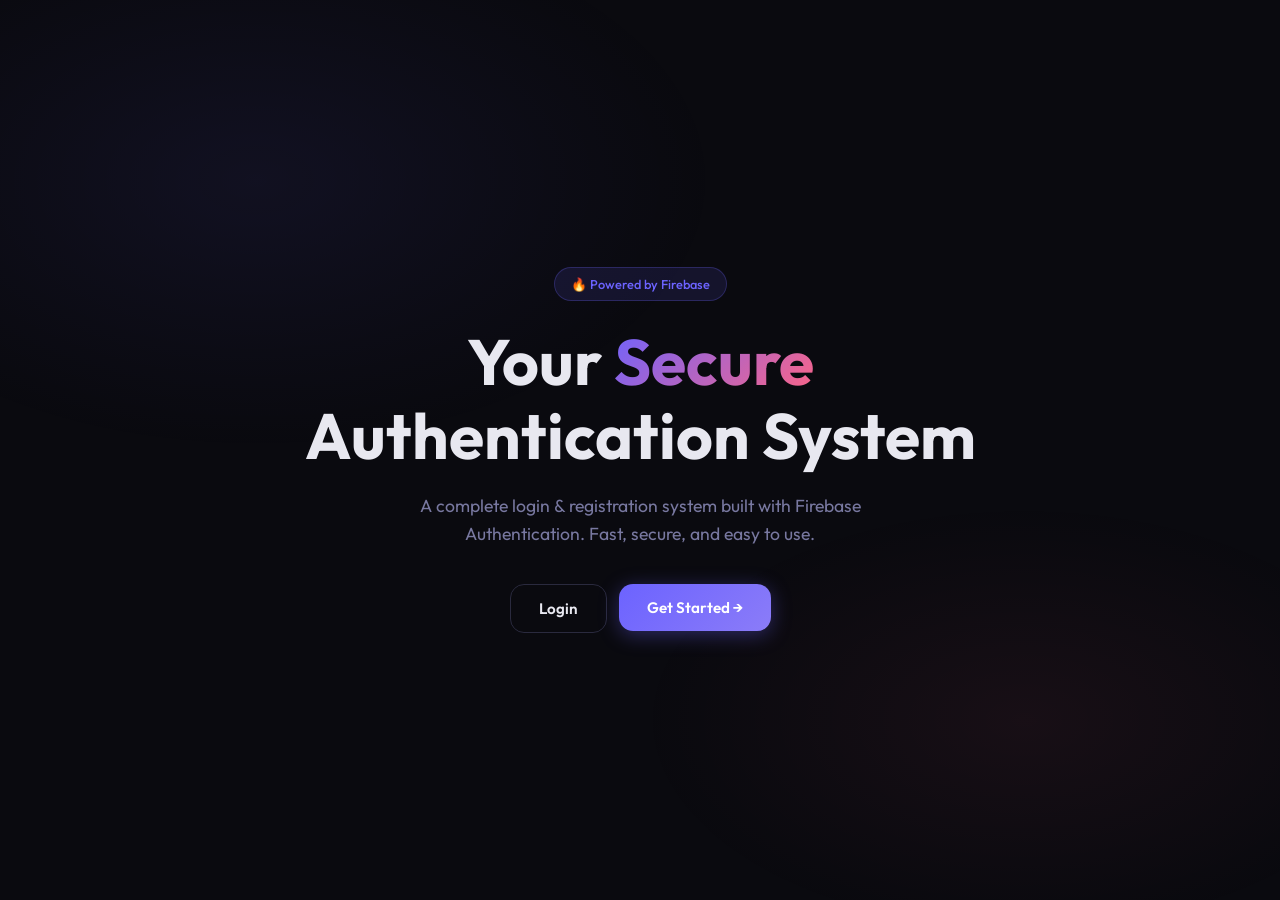
<file: index.html>
<!DOCTYPE html>
<html lang="en">
<head>
  <meta charset="UTF-8" />
  <meta name="viewport" content="width=device-width, initial-scale=1.0" />
  <title>MyApp — Home</title>
  <link rel="stylesheet" href="css/style.css" />
</head>
<body>

  <!-- Yeh landing page ka main wrapper hai -->
  <div class="landing-wrapper">

    <!-- Upar chhota sa badge dikhata hai -->
    <div class="landing-badge">🔥 Powered by Firebase</div>

    <!-- Bari heading — span wala hissa colored hoga CSS se -->
    <h1>Your <span>Secure</span><br/>Authentication System</h1>

    <!-- Chhoti description -->
    <p>
      A complete login & registration system built with Firebase Authentication.
      Fast, secure, and easy to use.
    </p>

    <!-- Do buttons — Login aur Register ke liye -->
    <div class="landing-btns">
      <a href="login.html">
        <button class="btn btn-outline">Login</button>
      </a>
      <a href="register.html">
        <button class="btn btn-filled">Get Started →</button>
      </a>
    </div>

  </div>

</body>
</html>
</file>
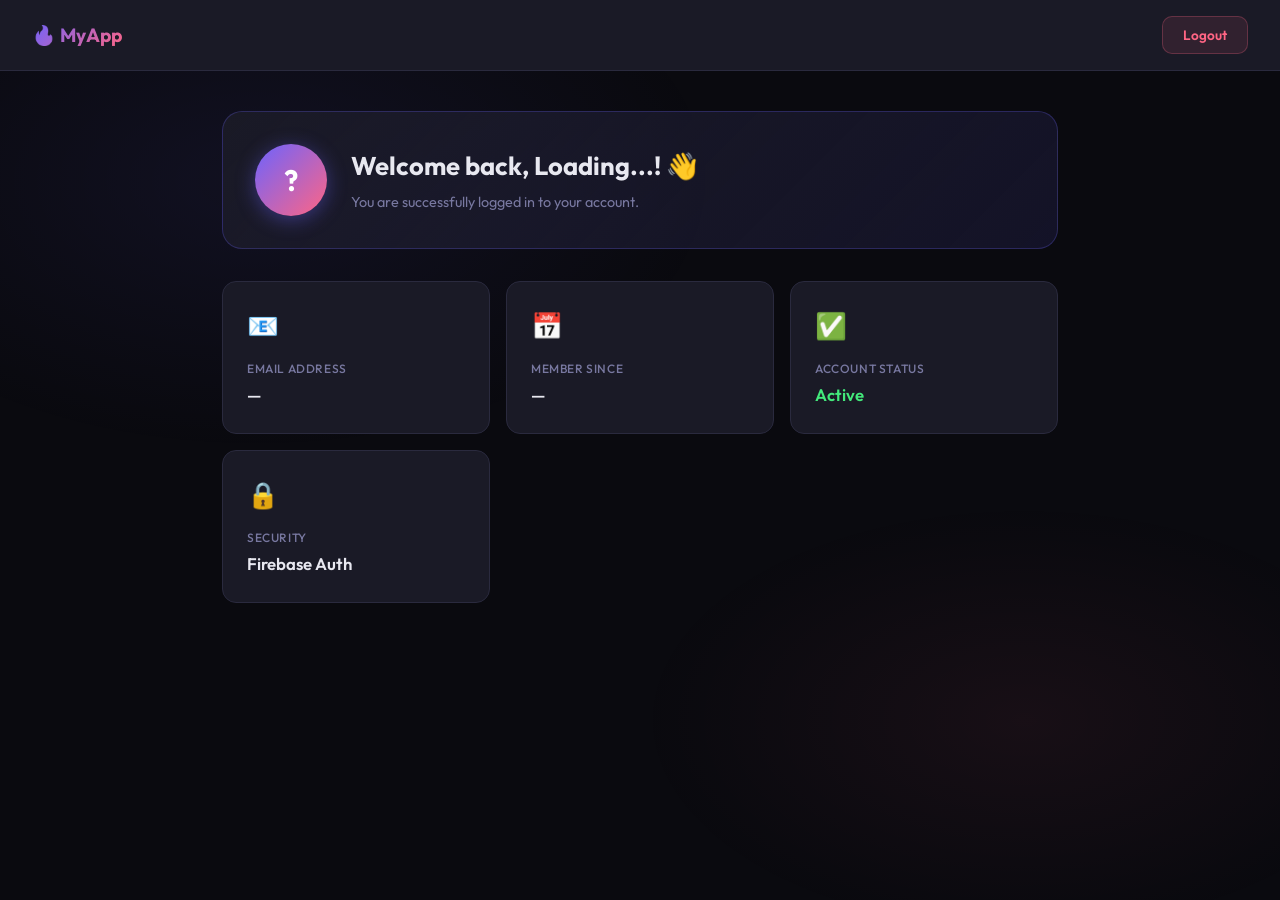
<file: dashboard.html>
<!DOCTYPE html>
<html lang="en">
<head>
  <meta charset="UTF-8" />
  <meta name="viewport" content="width=device-width, initial-scale=1.0" />
  <title>Dashboard — MyApp</title>
  <link rel="stylesheet" href="css/style.css" />
</head>
<body>

  <!-- Dashboard ka poora layout wrapper -->
  <div class="dashboard-layout">

    <!-- Top navigation bar — logo aur logout button -->
    <nav class="topbar">
      <div class="topbar-logo">🔥 MyApp</div>
      <!-- id="logout-btn" — dashboard.js is pe click listen karta hai -->
      <button id="logout-btn" class="btn btn-logout">Logout</button>
    </nav>

    <!-- Main content area -->
    <main class="dashboard-content">

      <!-- Welcome card — user ka naam aur avatar dikhata hai -->
      <div class="welcome-card">
        <!-- id="user-initial" — JS yahan naam ka pehla harf likhta hai -->
        <div class="avatar" id="user-initial">?</div>
        <div class="welcome-text">
          <!-- id="user-name" — JS yahan actual naam likhta hai -->
          <h2>Welcome back, <span id="user-name">Loading...</span>! 👋</h2>
          <p>You are successfully logged in to your account.</p>
        </div>
      </div>

      <!-- Stats cards — user ki info dikhate hain -->
      <div class="stats-grid">

        <!-- Email card -->
        <div class="stat-card">
          <div class="stat-icon">📧</div>
          <div class="stat-label">Email Address</div>
          <!-- id="user-email" — JS yahan email likhta hai -->
          <div class="stat-value" id="user-email">—</div>
        </div>

        <!-- Account bana ki date -->
        <div class="stat-card">
          <div class="stat-icon">📅</div>
          <div class="stat-label">Member Since</div>
          <!-- id="join-date" — JS yahan date likhta hai -->
          <div class="stat-value" id="join-date">—</div>
        </div>

        <!-- Account status -->
        <div class="stat-card">
          <div class="stat-icon">✅</div>
          <div class="stat-label">Account Status</div>
          <div class="stat-value" style="color: #43e97b;">Active</div>
        </div>

        <!-- Security info -->
        <div class="stat-card">
          <div class="stat-icon">🔒</div>
          <div class="stat-label">Security</div>
          <div class="stat-value">Firebase Auth</div>
        </div>

      </div>

    </main>
  </div>

  <!-- type="module" — Firebase imports ke liye zaroori -->
  <script type="module" src="js/dashboard.js"></script>

</body>
</html>
</file>
<file: css/style.css>
/* ============================================
   🎨 style.css — Global Styles
   Yeh file poori website ki design handle karti hai
   Sari HTML files is ek file ko link karti hain
   ============================================ */

@import url('https://fonts.googleapis.com/css2?family=Outfit:wght@300;400;500;600;700&family=Space+Mono:wght@400;700&display=swap');

/* ── CSS Variables — Yahan se colors aur sizes control karein ── */
:root {
  --bg:         #0a0a0f;       /* Main background */
  --bg2:        #12121a;       /* Input background */
  --card:       #1a1a26;       /* Card background */
  --border:     #2a2a3e;       /* Border color */
  --accent:     #6c63ff;       /* Purple — main color */
  --accent2:    #ff6584;       /* Pink — error/logout */
  --accent3:    #43e97b;       /* Green — success */
  --text:       #e8e8f0;       /* Main text */
  --text-muted: #7878a0;       /* Light text */
  --radius:     14px;          /* Border radius */
  --shadow:     0 8px 32px rgba(108, 99, 255, 0.15);
  --transition: 0.25s ease;
}

/* ── Reset — Sab browsers mein same dikhne ke liye ── */
*, *::before, *::after { box-sizing: border-box; margin: 0; padding: 0; }

body {
  font-family: 'Outfit', sans-serif;
  background: var(--bg);
  color: var(--text);
  min-height: 100vh;
  line-height: 1.6;
}

/* ── Background gradient mesh — decorative background ── */
body::before {
  content: '';
  position: fixed;
  inset: 0;
  background:
    radial-gradient(ellipse 60% 50% at 20% 20%, rgba(108,99,255,0.08) 0%, transparent 60%),
    radial-gradient(ellipse 50% 40% at 80% 80%, rgba(255,101,132,0.06) 0%, transparent 60%);
  pointer-events: none;
  z-index: 0;
}

/* ─────────────────────────────────────
   AUTH PAGES (Login & Register)
───────────────────────────────────── */
.form-group input {
  background-color: var(--bg2) !important;
}

.form-group input:focus {
  background-color: var(--bg2) !important;
  border-color: var(--accent);
  box-shadow: 0 0 0 3px rgba(108,99,255,0.12);
}


/* Poori page ko center karta hai */
.auth-wrapper {
  display: flex;
  min-height: 100vh;
  align-items: center;
  justify-content: center;
  padding: 24px;
  position: relative;
  z-index: 1;
}

/* White box jisme form hota hai */
.auth-card {
  background: var(--card);
  border: 1px solid var(--border);
  border-radius: 20px;
  padding: 48px 40px;
  width: 100%;
  max-width: 420px;
  box-shadow: var(--shadow);
  animation: slideUp 0.4s ease;
}

/* Card ke aane ka animation */
@keyframes slideUp {
  from { opacity: 0; transform: translateY(20px); }
  to   { opacity: 1; transform: translateY(0); }
}

/* Logo section — upar wala icon aur title */
.logo {
  text-align: center;
  margin-bottom: 32px;
}

.logo-icon {
  width: 56px;
  height: 56px;
  background: linear-gradient(135deg, var(--accent), var(--accent2));
  border-radius: 16px;
  display: inline-flex;
  align-items: center;
  justify-content: center;
  font-size: 24px;
  margin-bottom: 12px;
  box-shadow: 0 4px 20px rgba(108,99,255,0.4);
}

.logo h1 {
  font-size: 1.5rem;
  font-weight: 700;
  background: linear-gradient(135deg, var(--accent), var(--accent2));
  -webkit-background-clip: text;
  -webkit-text-fill-color: transparent;
  background-clip: text;
}

.logo p {
  color: var(--text-muted);
  font-size: 0.9rem;
  margin-top: 4px;
}

/* ── Form fields ── */
.form-group {
  margin-bottom: 20px;
}

/* Label — field ke upar chhota text */
.form-group label {
  display: block;
  font-size: 0.75rem;
  font-weight: 500;
  color: var(--text-muted);
  margin-bottom: 8px;
  letter-spacing: 0.02em;
  text-transform: uppercase;
}

/* Input field styling */
.form-group input {
  width: 100%;
  background: var(--bg2);
  border: 1.5px solid var(--border);
  border-radius: var(--radius);
  padding: 14px 16px;
  color: var(--text);
  font-family: 'Outfit', sans-serif;
  font-size: 0.95rem;
  transition: var(--transition);
  outline: none;
}

/* Input pe click karne pe purple border aata hai */
.form-group input:focus {
  border-color: var(--accent);
  box-shadow: 0 0 0 3px rgba(108,99,255,0.12);
}

.form-group input::placeholder {
  color: var(--text-muted);
  opacity: 0.6;
}

/* ── Buttons ── */
.btn {
  width: 100%;
  padding: 15px;
  border: none;
  border-radius: var(--radius);
  font-family: 'Outfit', sans-serif;
  font-size: 0.95rem;
  font-weight: 600;
  cursor: pointer;
  transition: var(--transition);
}

/* Main submit button — purple gradient */
.btn-primary {
  background: linear-gradient(135deg, var(--accent), #8b7cf8);
  color: white;
  box-shadow: 0 4px 20px rgba(108,99,255,0.35);
}

.btn-primary:hover:not(:disabled) {
  transform: translateY(-2px);
  box-shadow: 0 8px 28px rgba(108,99,255,0.45);
}

/* Disabled state — jab loading ho rahi ho */
.btn-primary:disabled {
  opacity: 0.6;
  cursor: not-allowed;
}

/* Google button */
.btn-google {
  background: var(--bg2);
  color: var(--text);
  border: 1.5px solid var(--border);
  display: flex;
  align-items: center;
  justify-content: center;
  gap: 10px;
  margin-top: 12px;
}

.btn-google:hover {
  border-color: var(--accent);
  background: rgba(108,99,255,0.06);
}

.btn-google img {
  width: 20px;
  height: 20px;
}

/* OR divider */
.divider {
  display: flex;
  align-items: center;
  gap: 12px;
  margin: 20px 0;
  color: var(--text-muted);
  font-size: 0.8rem;
}

.divider::before, .divider::after {
  content: '';
  flex: 1;
  height: 1px;
  background: var(--border);
}

/* Register/Login link neeche */
.auth-link {
  text-align: center;
  margin-top: 24px;
  color: var(--text-muted);
  font-size: 0.9rem;
}

.auth-link a {
  color: var(--accent);
  text-decoration: none;
  font-weight: 600;
}

.auth-link a:hover { text-decoration: underline; }

/* ── Message Box — success/error messages ── */
.message-box {
  display: none;
  padding: 12px 16px;
  border-radius: 10px;
  margin-bottom: 20px;
  font-size: 0.88rem;
  font-weight: 500;
  animation: fadeIn 0.3s ease;
}

@keyframes fadeIn {
  from { opacity: 0; transform: translateY(-4px); }
  to   { opacity: 1; transform: translateY(0); }
}

/* Green — success message */
.message-box.success {
  background: rgba(67, 233, 123, 0.1);
  border: 1px solid rgba(67, 233, 123, 0.3);
  color: var(--accent3);
}

/* Red — error message */
.message-box.error {
  background: rgba(255, 101, 132, 0.1);
  border: 1px solid rgba(255, 101, 132, 0.3);
  color: var(--accent2);
}
/* Autofill fix */
input:-webkit-autofill,
input:-webkit-autofill:hover,
input:-webkit-autofill:focus,
input:-webkit-autofill:active {
  -webkit-box-shadow: 0 0 0 1000px var(--bg2) inset !important;
  box-shadow: 0 0 0 1000px var(--bg2) inset !important;
  -webkit-text-fill-color: var(--text) !important;
  transition: background-color 5000s ease-in-out 0s;
}
/* ─────────────────────────────────────
   DASHBOARD PAGE
───────────────────────────────────── */

.dashboard-layout {
  min-height: 100vh;
  position: relative;
  z-index: 1;
}

/* Top navigation bar */
.topbar {
  background: var(--card);
  border-bottom: 1px solid var(--border);
  padding: 16px 32px;
  display: flex;
  align-items: center;
  justify-content: space-between;
  position: sticky;
  top: 0;
  backdrop-filter: blur(10px);
  z-index: 100;
}

.topbar-logo {
  font-size: 1.2rem;
  font-weight: 700;
  background: linear-gradient(135deg, var(--accent), var(--accent2));
  -webkit-background-clip: text;
  -webkit-text-fill-color: transparent;
  background-clip: text;
}

/* Logout button — pink color */
.btn-logout {
  background: rgba(255,101,132,0.1);
  border: 1px solid rgba(255,101,132,0.25);
  color: var(--accent2);
  padding: 9px 20px;
  width: auto;
  font-size: 0.85rem;
  border-radius: 10px;
}

.btn-logout:hover { background: rgba(255,101,132,0.2); }

/* Dashboard ka main content area */
.dashboard-content {
  padding: 40px 32px;
  max-width: 900px;
  margin: 0 auto;
}

/* Welcome card — user ka naam aur avatar */
.welcome-card {
  background: linear-gradient(135deg, var(--card), rgba(108,99,255,0.1));
  border: 1px solid rgba(108,99,255,0.25);
  border-radius: 20px;
  padding: 32px;
  display: flex;
  align-items: center;
  gap: 24px;
  margin-bottom: 32px;
}

/* Circular avatar — naam ka pehla letter */
.avatar {
  width: 72px;
  height: 72px;
  border-radius: 50%;
  background: linear-gradient(135deg, var(--accent), var(--accent2));
  display: flex;
  align-items: center;
  justify-content: center;
  font-size: 1.8rem;
  font-weight: 700;
  color: white;
  flex-shrink: 0;
  box-shadow: 0 4px 20px rgba(108,99,255,0.4);
}

.welcome-text h2 {
  font-size: 1.6rem;
  font-weight: 700;
  margin-bottom: 4px;
}

.welcome-text p {
  color: var(--text-muted);
  font-size: 0.9rem;
}

/* Grid — info cards ke liye */
.stats-grid {
  display: grid;
  grid-template-columns: repeat(auto-fit, minmax(200px, 1fr));
  gap: 16px;
}

/* Har info card */
.stat-card {
  background: var(--card);
  border: 1px solid var(--border);
  border-radius: var(--radius);
  padding: 24px;
  transition: var(--transition);
}

.stat-card:hover {
  border-color: var(--accent);
  transform: translateY(-2px);
  box-shadow: 0 8px 24px rgba(108,99,255,0.1);
}

.stat-icon  { font-size: 1.6rem; margin-bottom: 12px; }
.stat-label { font-size: 0.75rem; color: var(--text-muted); text-transform: uppercase; letter-spacing: 0.05em; font-weight: 500; }
.stat-value { font-size: 1.05rem; font-weight: 600; margin-top: 4px; word-break: break-all; }

/* ─────────────────────────────────────
   LANDING PAGE (index.html)
───────────────────────────────────── */

.landing-wrapper {
  display: flex;
  flex-direction: column;
  align-items: center;
  justify-content: center;
  min-height: 100vh;
  text-align: center;
  padding: 32px;
  position: relative;
  z-index: 1;
}

/* Upar chhota badge */
.landing-badge {
  background: rgba(108,99,255,0.12);
  border: 1px solid rgba(108,99,255,0.25);
  color: var(--accent);
  font-size: 0.8rem;
  padding: 6px 16px;
  border-radius: 100px;
  margin-bottom: 24px;
  font-weight: 500;
}

/* Bari heading */
.landing-wrapper h1 {
  font-size: clamp(2.5rem, 6vw, 4rem);
  font-weight: 700;
  line-height: 1.15;
  margin-bottom: 20px;
}

/* Colored word */
.landing-wrapper h1 span {
  background: linear-gradient(135deg, var(--accent), var(--accent2));
  -webkit-background-clip: text;
  -webkit-text-fill-color: transparent;
  background-clip: text;
}

.landing-wrapper p {
  color: var(--text-muted);
  font-size: 1.1rem;
  max-width: 480px;
  margin-bottom: 36px;
}

/* Do buttons side by side */
.landing-btns {
  display: flex;
  gap: 12px;
  flex-wrap: wrap;
  justify-content: center;
}

/* Outline button — Login */
.btn-outline {
  width: auto;
  padding: 14px 28px;
  background: transparent;
  border: 1.5px solid var(--border);
  color: var(--text);
  border-radius: var(--radius);
}

.btn-outline:hover { border-color: var(--accent); color: var(--accent); }

/* Filled button — Get Started */
.btn-filled {
  width: auto;
  padding: 14px 28px;
  background: linear-gradient(135deg, var(--accent), #8b7cf8);
  color: white;
  border-radius: var(--radius);
  box-shadow: 0 4px 20px rgba(108,99,255,0.35);
}

.btn-filled:hover { transform: translateY(-2px); box-shadow: 0 8px 28px rgba(108,99,255,0.45); }

/* ── Mobile Responsive ── */
@media (max-width: 500px) {
  .auth-card         { padding: 32px 24px; }
  .dashboard-content { padding: 24px 16px; }
  .topbar            { padding: 14px 16px; }
  .welcome-card      { flex-direction: column; text-align: center; }
}
</file>
